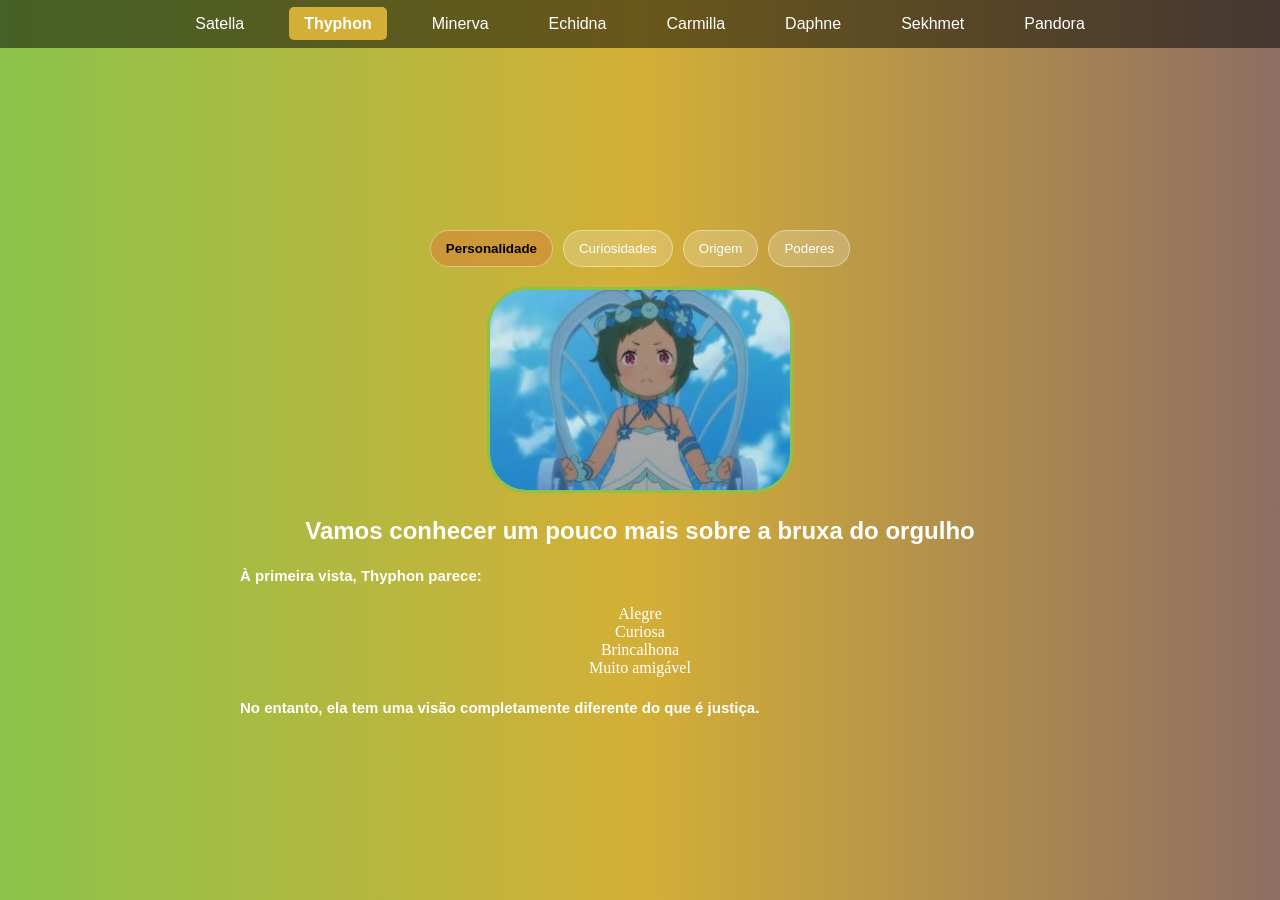
<file: index2.html>
<!DOCTYPE html>
<html lang="en">
<head>
    <meta charset="UTF-8">
    <meta name="viewport" content="width=device-width, initial-scale=1.0">
    <title>Thyphon</title>
    <link rel="stylesheet" href="style/style2.css">
     <link rel="icon" type="image/jpg" href="img/Adobe Express - file.jpg">
</head>
<body>
  <nav class="navbar">
    <ul>
      <li><a href="index.html">Satella</a></li>
      <li><a href="index2.html" class="active">Thyphon</a></li>
      <li><a href="index3.html">Minerva</a></li>
       <li><a href="index4.html">Echidna</a></li>
       <li><a href="index5.html">Carmilla</a></li>
        <li><a href="index6.html">Daphne</a></li>
        <li><a href="index7.html">Sekhmet</a></li>
        <li><a href="index8.html">Pandora</a></li>
    </ul>
  </nav>
  <div class="container">
   

   <div class="tabs" role="tablist">
     <button class="tab-button active" data-tab="Personalidade" type="button">Personalidade</button>
     <button class="tab-button" data-tab="curiosidades" type="button">Curiosidades</button>
     <button class="tab-button" data-tab="origem" type="button">Origem</button>
     <button class="tab-button" data-tab="poderes" type="button">Poderes</button>
   </div>

    <section class="tab-panel active" id="Personalidade">
      <img src="img/TyphonAnime.webp" alt="Thyphon - Bruxa do Orgulho" width="300" height="200">
      <h1>Vamos conhecer um pouco mais sobre a bruxa do orgulho</h1>
      <h4>
À primeira vista, Thyphon parece:
      </h4>
      <p>
        Alegre<br>
        Curiosa<br>
        Brincalhona<br>
        Muito amigável<br>
      </p>
      <h4>
        No entanto, ela tem uma visão completamente diferente do que é justiça.
      </h4>
    </section>

     <section class="tab-panel" id="curiosidades">
<p>
  Apesar de representar o Orgulho, ela não é arrogante como muitas pessoas imaginam.
Ela age como uma criança de verdade, com inocência e curiosidade.
Sua ideia de justiça é extremamente rígida, o que a torna perigosa mesmo sem parecer malvada.
Muitos fãs consideram Thyphon uma das bruxas mais carismáticas justamente pelo contraste entre sua aparência infantil e seu poder aterrorizante.

Esse contraste é uma das marcas de Re:Zero: personagens que parecem gentis ou frágeis podem esconder habilidades e ideias extremamente perigosas.
 Thyphon é um dos melhores exemplos disso.
</p>
     </section>

      <section class="tab-panel" id="origem">
        <p>
          Typhon é a Bruxa do Orgulho. Sua história de origem é profundamente trágica: ela era filha de um carrasco e, 
        ao acompanhar o trabalho do pai desde muito jovem, desenvolveu uma visão distorcida e ingênua sobre o que é certo e errado. 
        </p>
      </section>

      <section class="tab-panel" id="poderes">
        <h2>Autoridade do Orgulho</h2>
        <p>
          Julgamento de Culpa: Em vez de julgar ações passadas, Typhon lê os sentimentos de culpa e as "consciências pesadas" das pessoas ao seu redor.
        </p>

        <p>
          Desmembramento Físico: Se ela determinar que alguém é "culpado"
           — mesmo por algo pequeno —, ela consegue desmembrar ou fatiar o corpo do alvo com um único toque ou comando. 
        </p>
      </section>
  </div>

  <script src="script/script.js"></script>
</body>
</html>
</file>
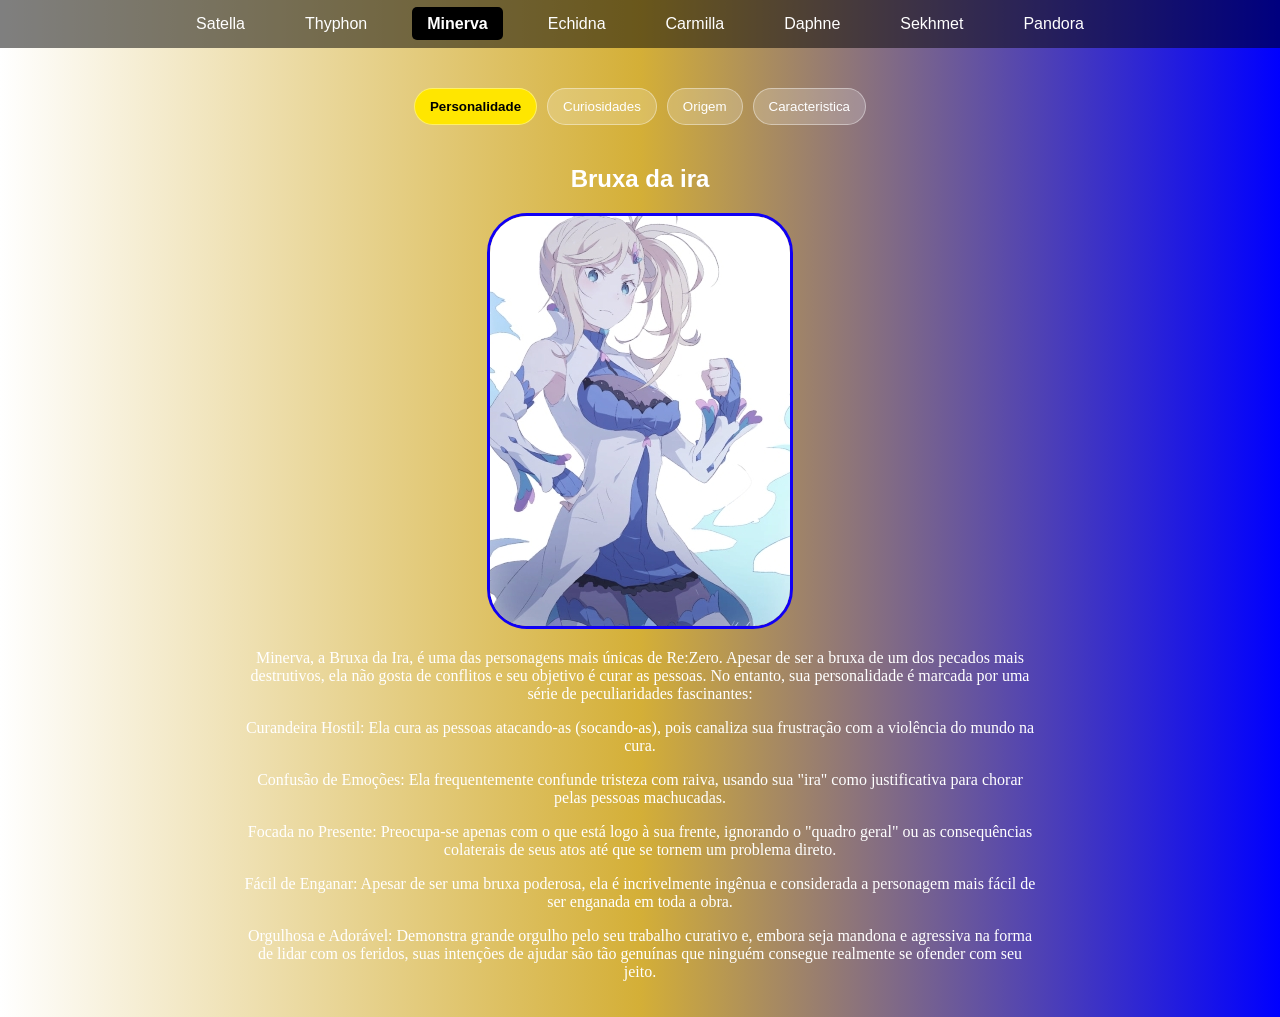
<file: index3.html>
<!DOCTYPE html>
<html lang="en">
<head>
    <meta charset="UTF-8">
    <meta name="viewport" content="width=device-width, initial-scale=1.0">
    <title>Minerva</title>
    <link rel="stylesheet" href="style/style3.css">
     <link rel="icon" type="image/jpg" href="img/minervapng.png">
</head>
<body>
    <nav class="navbar">
    <ul>
      <li><a href="index.html">Satella</a></li>
      <li><a href="index2.html">Thyphon</a></li>
      <li><a href="index3.html" class="active">Minerva</a></li>
       <li><a href="index4.html">Echidna</a></li>
       <li><a href="index5.html">Carmilla</a></li>
        <li><a href="index6.html">Daphne</a></li>
        <li><a href="index7.html">Sekhmet</a></li>
        <li><a href="index8.html">Pandora</a></li>
    </ul>
  </nav> 
  <div class="container">
   

   <div class="tabs" role="tablist">
     <button class="tab-button active" data-tab="Personalidade" type="button">Personalidade</button>
     <button class="tab-button" data-tab="curiosidades" type="button">Curiosidades</button>
     <button class="tab-button" data-tab="origem" type="button">Origem</button>
     <button class="tab-button" data-tab="caracteristica" type="button">Caracteristica</button>
   </div>

   <section class="tab-panel active" id="Personalidade">
    <h2>Bruxa da ira</h2>
    <img src="img/Minerva.jpg" alt="">
    <p>
      Minerva, a Bruxa da Ira, é uma das personagens mais únicas de Re:Zero. Apesar de ser a bruxa de um dos pecados mais destrutivos, ela não gosta de conflitos e seu objetivo é curar as pessoas. No entanto, sua personalidade é marcada por uma série de peculiaridades fascinantes: 
    </p>

    <p>
      Curandeira Hostil: Ela cura as pessoas atacando-as (socando-as), pois canaliza sua frustração com a violência do mundo na cura. 
      </p>
      
       <p>
      Confusão de Emoções: Ela frequentemente confunde tristeza com raiva, usando sua "ira" como justificativa para chorar pelas pessoas machucadas. 
      </p>

      <p>
      Focada no Presente: Preocupa-se apenas com o que está logo à sua frente, ignorando o "quadro geral" ou as consequências colaterais de seus atos até que se tornem um problema direto. 
      </p>
      
      <p>
      Fácil de Enganar: Apesar de ser uma bruxa poderosa, ela é incrivelmente ingênua e considerada a personagem mais fácil de ser enganada em toda a obra. 
      </p>

      <p>
        
      Orgulhosa e Adorável: Demonstra grande orgulho pelo seu trabalho curativo e, embora seja mandona e agressiva na forma de lidar com os feridos, 
      suas intenções de ajudar são tão genuínas que ninguém consegue realmente se ofender com seu jeito. 
    </p>
   </section>

   <section class="tab-panel" id="curiosidades">
    <p>
      A Minerva é uma das personagens mais marcantes de Re:Zero. Ela é a Bruxa da Ira (Wrath), 
      mas sua personalidade é muito diferente do que o título faz parecer. Aqui estão algumas curiosidades:
    </p>

    <p>
       1. Ela odeia ver qualquer pessoa machucada
      Mesmo pequenos ferimentos deixam Minerva extremamente irritada. Sua "ira" nasce da tristeza de ver alguém sofrendo, não do desejo de machucar os outros.
    </p>

    <p>
      2. Seu poder principal é curar
      Ao dar um soco em alguém, Minerva pode curar instantaneamente todos os ferimentos dessa pessoa. É uma habilidade única entre as Bruxas do Pecado.
    </p>

    <p>
      3. Curar tem consequências
      Seu poder não cria energia do nada. Para restaurar alguém, ele consome mana do mundo ao redor, 
      o que pode causar desastres naturais em outros lugares, como terremotos ou tempestades. Assim, salvar uma pessoa pode colocar muitas outras em risco.
    </p>

    <p>
       4. Ela se irrita muito fácil
      Minerva grita, reclama e discute por qualquer motivo, principalmente quando alguém se machuca de propósito ou aceita o próprio sofrimento.
    </p>

    <p>
       5. Ela gosta do Subaru
      Apesar de brigar bastante com o Natsuki Subaru, Minerva demonstra preocupação genuína com ele e tenta ajudá-lo quando percebe o quanto ele sofre.
    </p>

    <p>
      6. Ela é muito forte fisicamente
      Mesmo sem usar armas, Minerva possui força absurda. Seus socos podem destruir o chão e causar ondas de impacto enormes.
    </p>

    <p>
      7. Ela tem um grande coração

      Embora pareça agressiva, Minerva 
      é provavelmente uma das Bruxas mais bondosas. 
      Ela não suporta injustiça e sempre tenta salvar quem está sofrendo, mesmo que isso tenha um preço.
    </p>

    <p>
      8. Vive brigando com Echidna
      Ela frequentemente entra em discussões com a Echidna porque considera frias e cruéis muitas das decisões da Bruxa da Ganância.
    </p>
   </section>

   <section class="tab-panel" id="origem">
    <p>
      Minerva viveu cerca de 400 anos antes da história principal, na mesma época das outras Bruxas do Pecado.
    </p>
     Antes de se tornar a Bruxa da Ira, ela era uma humana comum.
    <p>
       Em algum momento, ela recebeu o Fator da Bruxa da Ira, tornando-se a representante desse pecado.
    </p>
      
    <p>
      Sua personalidade já era extremamente compassiva: ela odiava ver pessoas sofrendo e fazia de tudo para ajudá-las.
    </p>
   </section>
   
   <section class="tab-panel" id="caracteristica">
    <p>
      Minerva acredita que ninguém deveria sofrer. Sempre que vê alguém ferido ou chorando, 
      ela fica profundamente irritada e faz de tudo para ajudá-lo. Sua ira nasce da compaixão, não do ódio.
    </p>
   </section>
  </div>

  <script src="script/script.js"></script>
</body>
</html>
</file>
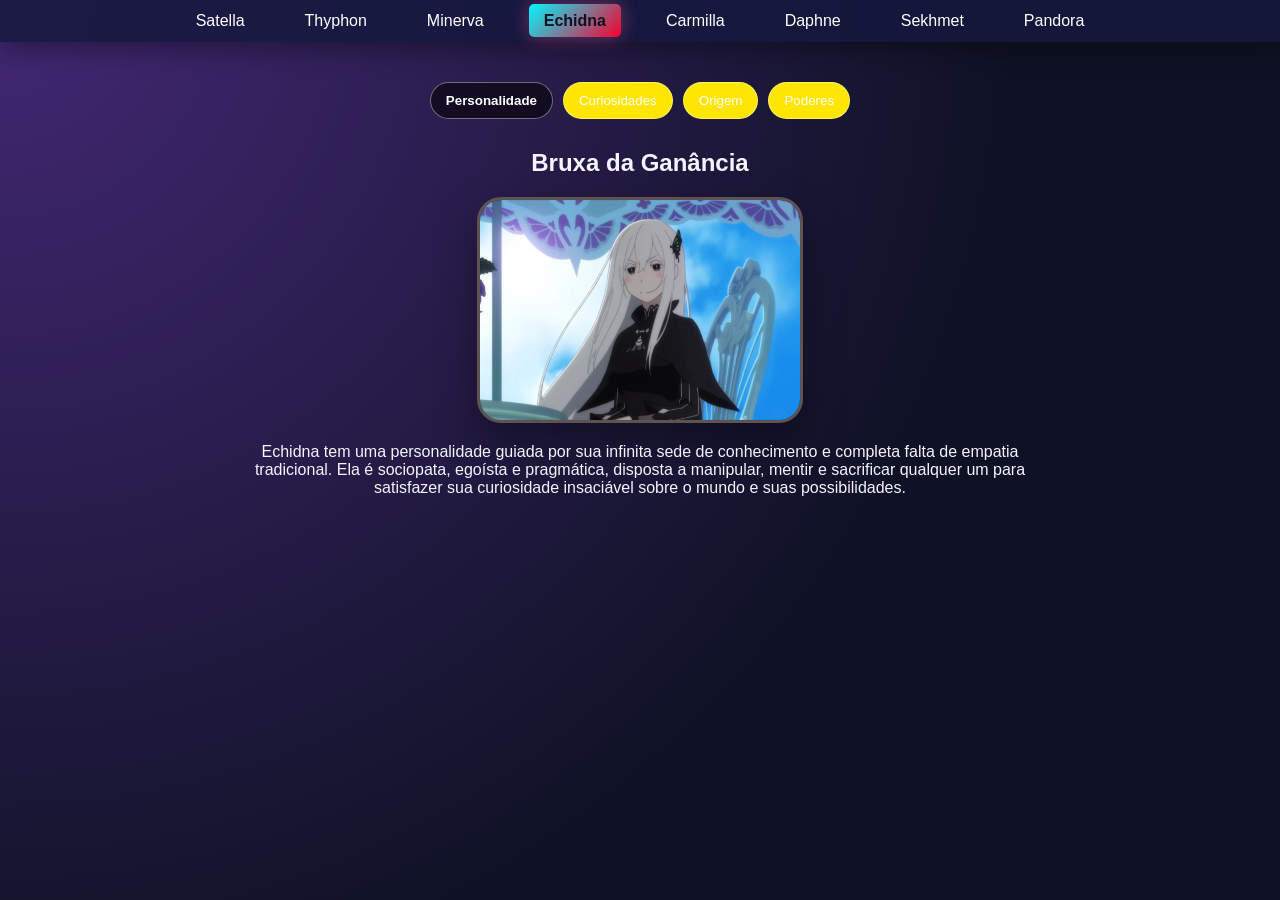
<file: index4.html>
<!DOCTYPE html>
<html lang="en">
<head>
    <meta charset="UTF-8">
    <meta name="viewport" content="width=device-width, initial-scale=1.0">
    <link rel="stylesheet" href="style/style4.css">
     <link rel="icon" type="image/jpg" href="img/Echidna_Anime_PV_2.png">
    <title>Echidna</title>
</head>
<body>
    <nav class="navbar">
    <ul>
      <li><a href="index.html">Satella</a></li>
      <li><a href="index2.html">Thyphon</a></li>
      <li><a href="index3.html">Minerva</a></li>
      <li><a href="index4.html" class="active">Echidna</a></li>
      <li><a href="index5.html">Carmilla</a></li>
       <li><a href="index6.html">Daphne</a></li>
       <li><a href="index7.html">Sekhmet</a></li>
       <li><a href="index8.html">Pandora</a></li>
    </ul>
  </nav>
 </div>
  <div class="container">

   <div class="tabs" role="tablist">
     <button class="tab-button active" data-tab="Personalidade" type="button">Personalidade</button>
     <button class="tab-button" data-tab="curiosidades" type="button">Curiosidades</button>
     <button class="tab-button" data-tab="origem" type="button">Origem</button>
     <button class="tab-button" data-tab="poderes" type="button">Poderes</button>

     <section class="tab-panel active" id="Personalidade">
    <h2>Bruxa da Ganância</h2>
    <img src="img/Echidna_Anime_PV_2.webp" alt="">
    <p>
        Echidna tem uma personalidade guiada por sua infinita sede de conhecimento e completa falta de empatia tradicional. Ela é sociopata,
         egoísta e pragmática, disposta a manipular, mentir e sacrificar qualquer um para satisfazer sua curiosidade insaciável sobre o mundo e suas possibilidades. 
    </p>
</section>

<section class="tab-panel" id="curiosidades">
  <p>
    Ela é movida por uma curiosidade insaciável e inteligência vasta. Entre suas principais peculiaridades, destaca-se seu famoso "chá",
     conhecido por ser feito a partir de seus próprios fluidos corporais.
     Além disso, seu aniversário é celebrado em 24 de janeiro, uma data que funciona como um trocadilho com a palavra japonesa para "antiguidade
  </p>

  <p>
    Fator de Bruxa único:
     Echidna é a única Bruxa dos Pecados que nasceu com o seu Fator Bruxo. 
  </p>

  <p>
    Intenções ocultas:
     Apesar de parecer doce e disposta a ajudar, suas emoções são puramente calculadas. 
    Ela não entende ou sente empatia humana e vê o poder de retorno do Subaru apenas como uma ferramenta para acumular conhecimento. 
  </p>

  <p>
    A criadora de Puck: Echidna é a grande criadora do espírito artificial Puck, com regras específicas projetadas para monitorar a evolução e o bem-estar de Emilia. 
  </p>

  <p>
    Origem do Nome:
     Como a maioria das bruxas da obra, seu nome é uma referência mitológica. Na mitologia grega, Echidna era um monstro metade mulher e metade serpente. 
  </p>
</section>

<section class="tab-panel" id="origem">
    <p>
        Nascida muito antes dos eventos principais da série, Echidna foi uma das sete lendárias Bruxas do Pecado. 
        Movida pelo desejo de entender e catalogar tudo o que existe, ela desenvolveu um intelecto genial e uma visão pragmática sobre o mundo. No passado, ela via o mundo como algo frágil que precisava de proteção e acreditava que guiá-lo seria seu dever, 
        embora tenha falhado em suas tentativas e passado a focar estritamente na busca por conhecimento absoluto. 
    </p>
</section>
  
<section class="tab-panel" id="poderes">
    <p>
        Domínio absoluto dos seis elementos mágicos, uso da Autoridade da Avareza, 
        criação de artefacts e espíritos (como Puck), além de manipulação de sonhos e teletransporte
    </p>
</section>
  </div>
    <script src="script/script.js"></script>
</body>
</html>
</file>
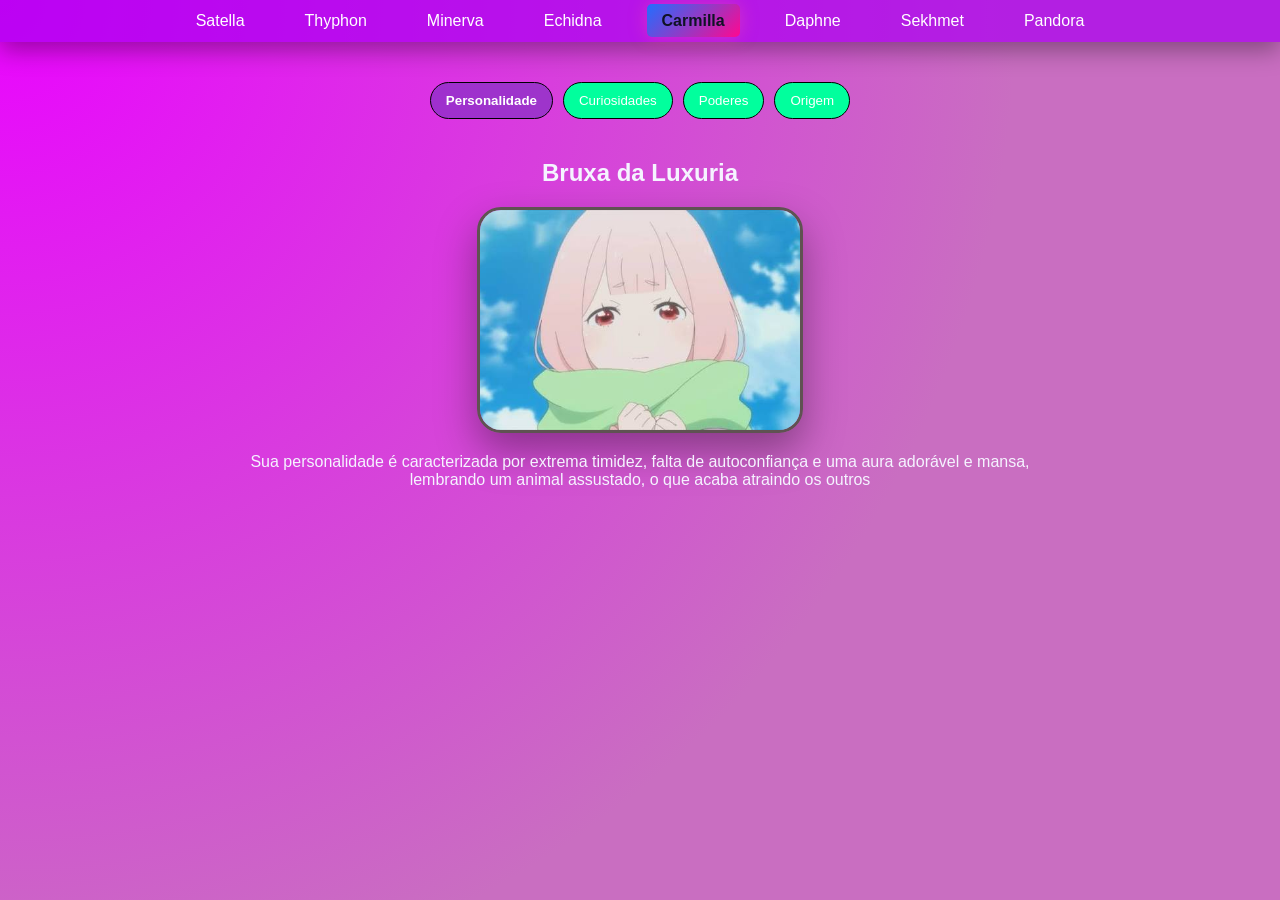
<file: index5.html>
<!DOCTYPE html>
<html lang="en">
<head>
    <meta charset="UTF-8">
    <meta name="viewport" content="width=device-width, initial-scale=1.0">
    <title>Carmilla</title>
    <link rel="stylesheet" href="style/style5.css">
    <link rel="icon" type="image/jpg" href="img/carmilla.jpg">
</head>
<body>
    <nav class="navbar">
    <ul>
      <li><a href="index.html" >Satella</a></li>
      <li><a href="index2.html">Thyphon</a></li>
      <li><a href="index3.html">Minerva</a></li>
      <li><a href="index4.html">Echidna</a></li>
      <li><a href="index5.html" class="active">Carmilla</a></li>
       <li><a href="index6.html">Daphne</a></li>
       <li><a href="index7.html">Sekhmet</a></li>
       <li><a href="index8.html">Pandora</a></li>
    </ul>
  </nav>
  <div class="container">
   
    <div class="tabs" role="tablist">
      <button class="tab-button active" data-tab="personalidade" type="button">Personalidade</button>
      <button class="tab-button" data-tab="curiosidades" type="button">Curiosidades</button>
      <button class="tab-button" data-tab="poderes" type="button">Poderes</button>
      <button class="tab-button" data-tab="origem" type="button">Origem</button>
    </div>

    <section class="tab-panel active" id="personalidade">
        <h2>Bruxa da Luxuria</h2>
        <img src="img/carmilla.jpg" alt="">
        <p>
          Sua personalidade é caracterizada por extrema timidez, falta de autoconfiança e uma aura adorável e mansa, lembrando um animal assustado, o que acaba atraindo os outros
        </p>
    </section>

    <section class="tab-panel" id="curiosidades">
      <p>
        Ela é caracterizada por sua extrema timidez, baixa autoestima e aparência frágil. No entanto, 
        sua Autoridade é considerada uma das mais perigosas do universo, capaz de materializar ilusões, personificar entes queridos e parar o coração de quem a vê.
      </p>
    </section>

    <section class="tab-panel" id="origem">
      <p>
        Carmilla é a Bruxa da Luxúria. Em sua vida há 400 anos, ela era uma garota comum que cativava profundamente todos ao seu redor. 
        Seu poder involuntário de encantar causou guerras e destruição, o que levou a sua morte ao ser queimada na fogueira.
      </p>
    </section>

    <section class="tab-panel" id="poderes">
      <p>
        Autoridade da Luxúria. Seu poder mais marcante, chamado "Noiva Sem Rosto", 
        permite manipular a mente de seus alvos. Ela cativa as pessoas e as faz vê-la e ouvi-la exatamente como desejam, podendo até mesmo fazê-las esquecer de respirar.
      </p>
    </section>
  </div>
    <script src="script/script.js"></script>
</body>
</html>
</file>
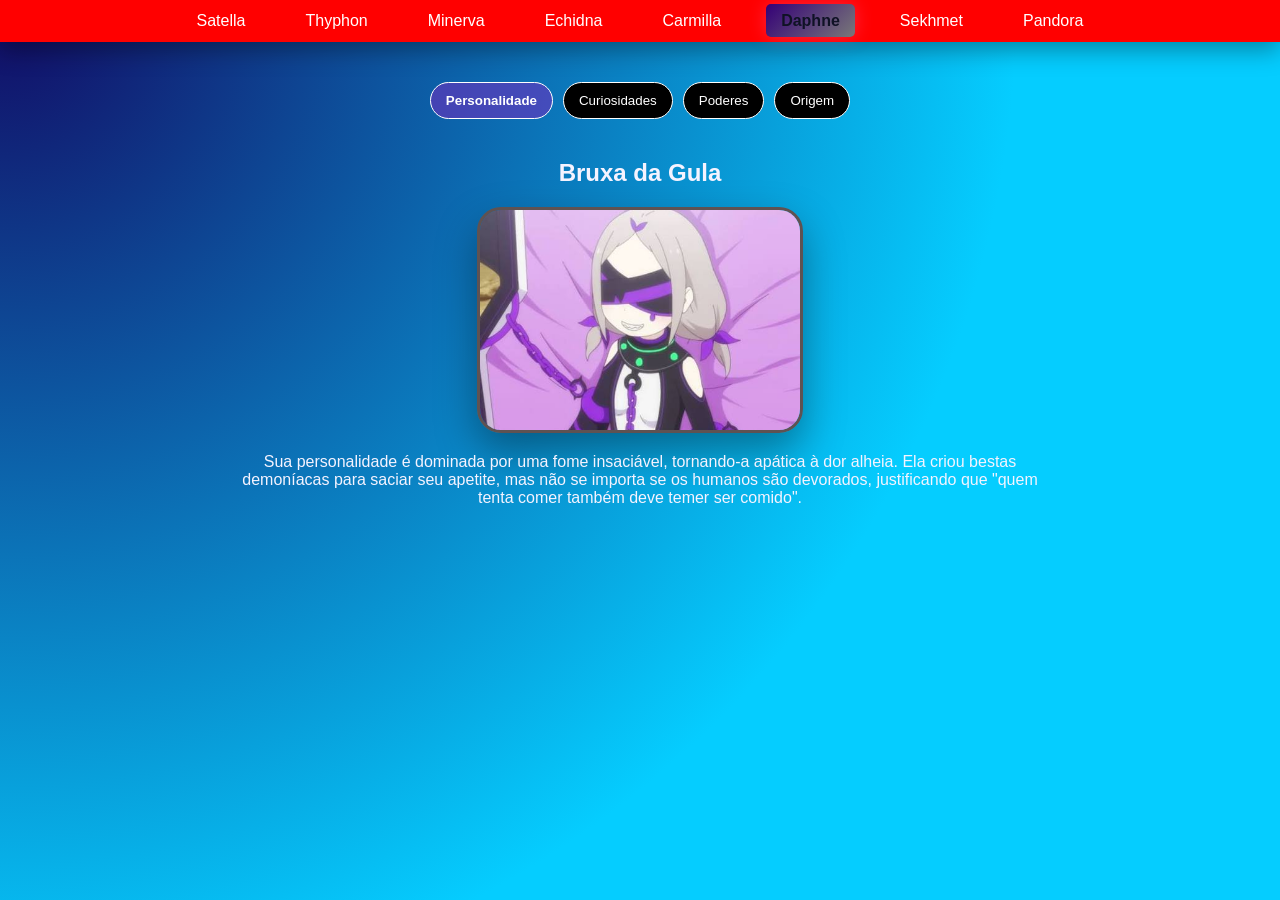
<file: index6.html>
<!DOCTYPE html>
<html lang="en">
<head>
    <meta charset="UTF-8">
    <meta name="viewport" content="width=device-width, initial-scale=1.0">
    <link rel="stylesheet" href="style/style6.css">
    <link rel="icon" type="image/jpg" href="img/Daphne.jpg">
    <title>Daphne</title>
</head>
<body>
  <nav class="navbar">
    <ul>
      <li><a href="index.html">Satella</a></li>
      <li><a href="index2.html">Thyphon</a></li>
      <li><a href="index3.html">Minerva</a></li>
      <li><a href="index4.html">Echidna</a></li>
      <li><a href="index5.html">Carmilla</a></li>
      <li><a href="index6.html" class="active">Daphne</a></li>
      <li><a href="index7.html">Sekhmet</a></li>
      <li><a href="index8.html">Pandora</a></li>
    </ul>
  </nav>

  <div class="container">
    <div class="tabs" role="tablist">
      <button class="tab-button active" data-tab="personalidade" type="button">Personalidade</button>
      <button class="tab-button" data-tab="curiosidades" type="button">Curiosidades</button>
      <button class="tab-button" data-tab="poderes" type="button">Poderes</button>
      <button class="tab-button" data-tab="origem" type="button">Origem</button>
    </div>

    <section class="tab-panel active" id="personalidade">
      <h2>Bruxa da Gula</h2>
      <img src="img/Daphne.jpg" alt="">
      <p>
         Sua personalidade é dominada por uma fome insaciável, tornando-a apática à dor alheia. 
         Ela criou bestas demoníacas para saciar seu apetite, mas não se importa se os humanos são devorados, 
         justificando que "quem tenta comer também deve temer ser comido".
      </p>
    </section>

    <section class="tab-panel" id="curiosidades">
      <p>
        Criou as Bestas Demoníacas (como a Baleia Branca) para acabar com a fome mundial. A personagem é retratada como uma jovem com tranças e um caixão, e seus olhos 
        são cobertos por uma venda. Suas bizarrices incluem uma fome insaciável que a leva a comer os próprios pais e o hábito de vomitar e comer seu próprio vômito.
      </p>
    </section>

    <section class="tab-panel" id="poderes">
      <p>
        possui a Autoridade da Gula, que lhe permite criar Bestas Demoníacas como a Baleia Branca e o Coelho Volumoso.
         Seu objetivo era saciar sua fome insaciável, o que a torna capaz de manipular a saciedade, a vida e a morte de suas monstruosas criações
      </p>
    </section>

    <section class="tab-panel" id="origem">
      <p>
       Daphne nasceu como uma criança com uma fome insaciável, levando-a a comer seus próprios pais devido ao desespero. Devido ao seu pecado, 
       seu corpo esquelético e amaldiçoado foi selado e mantido vivo pelo resto de sua vida através do uso de um caixão de ferro flutuante. 
      </p>
    </section>
  </div>

  <script src="script/script.js"></script>
</body>
</html>
</file>
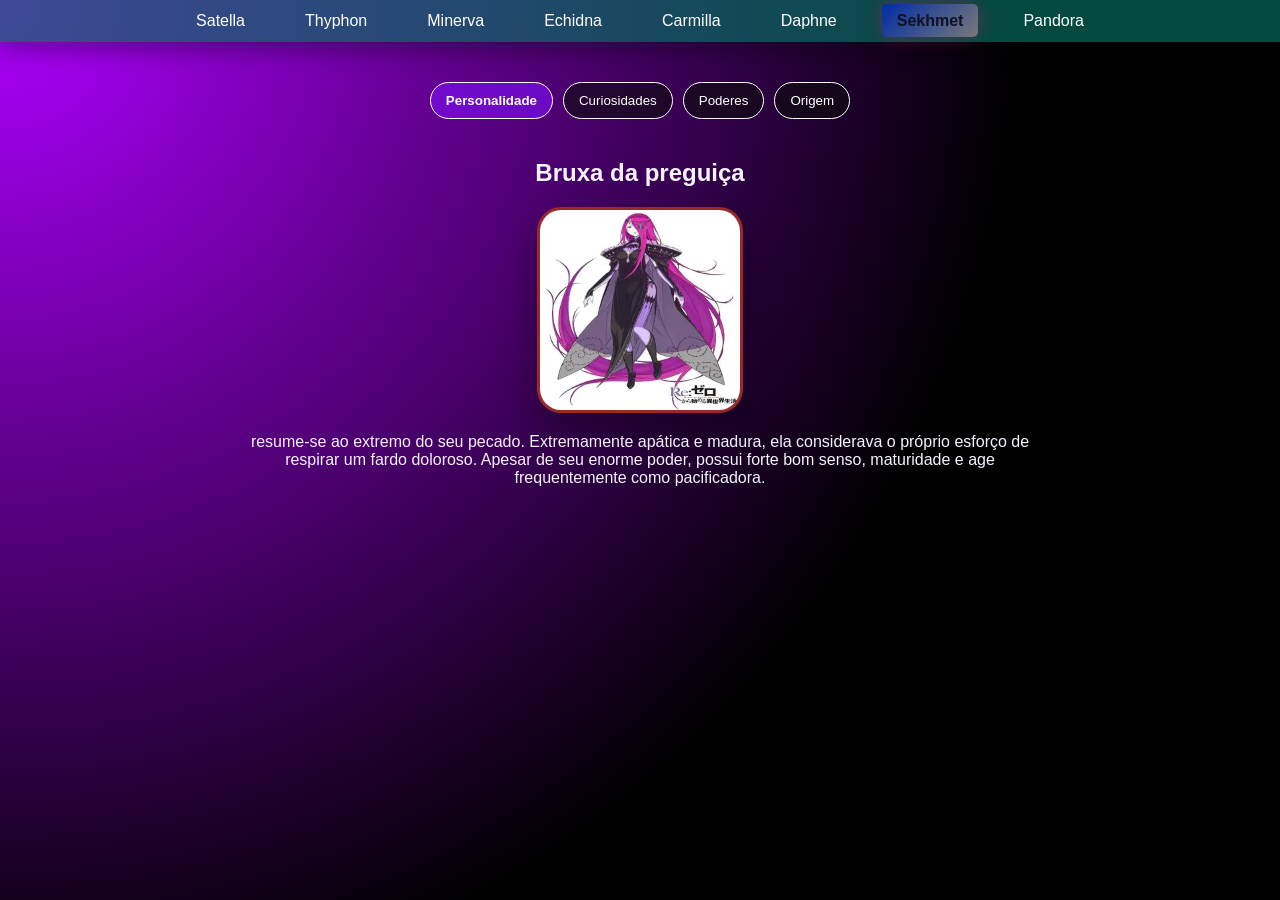
<file: index7.html>
<!DOCTYPE html>
<html lang="en">
<head>
    <meta charset="UTF-8">
    <meta name="viewport" content="width=device-width, initial-scale=1.0">
    <link rel="stylesheet" href="style/style7.css">
    <link rel="icon" type="image/jpg" href="img/Sekhmet.webp">
    <title>Sekhmet</title>
</head>
<body>
  <nav class="navbar">
    <ul>
      <li><a href="index.html">Satella</a></li>
      <li><a href="index2.html">Thyphon</a></li>
      <li><a href="index3.html">Minerva</a></li>
      <li><a href="index4.html">Echidna</a></li>
      <li><a href="index5.html">Carmilla</a></li>
      <li><a href="index6.html" >Daphne</a></li>
      <li><a href="index7.html" class="active">Sekhmet</a></li>
       <li><a href="index8.html">Pandora</a></li>
    </ul>
  </nav>
    </ul>
  </nav>

  <div class="container">
    <div class="tabs" role="tablist">
      <button class="tab-button active" data-tab="personalidade" type="button">Personalidade</button>
      <button class="tab-button" data-tab="curiosidades" type="button">Curiosidades</button>
      <button class="tab-button" data-tab="poderes" type="button">Poderes</button>
      <button class="tab-button" data-tab="origem" type="button">Origem</button>
    </div>

    <section class="tab-panel active" id="personalidade">
        <h2>Bruxa da preguiça</h2>
        <img src="img/Sekhmet.webp" alt="">
        <p>
          resume-se ao extremo do seu pecado. Extremamente apática e madura, ela considerava o próprio esforço de respirar um fardo doloroso.
           Apesar de seu enorme poder, possui forte bom senso, maturidade e age frequentemente como pacificadora.
        </p>
    </section>

    <section class="tab-panel" id="curiosidades">
      <p>
Higiene Extrema (ou a falta dela): 
A preguiça de Sekhmet é tanta que ela não toma banho, a menos que seja forçada por sua "irmã" Tifão. 
      </p>
<p>Uso da Autoridade:
 Ela utiliza a sua Autoridade da Preguiça para remover suas próprias fezes instantaneamente, evitando qualquer esforço corporal. 
</p>
<p>
  Aparência Doentia:
 Ela tem cabelos roxos avermelhados absurdamente longos, pele e lábios de um tom branco azulado e emana uma aura apática e sem vida. </p>
      </p>
    </section>

    <section class="tab-panel" id="poderes">
      <p>
         possui a Autoridade da Preguiça, que manifesta milhares de mãos e forças
          invisíveis muito mais poderosas e rápidas do que as de Petelgeuse. 
      </p>
    </section>

    <section class="tab-panel" id="origem">
      <p>
        Nascida em um clã que a via como uma "deusa" reencarnada, foi abandonada por não atender às expectativas. Capturada e levada à cidade, ela despertou suas emoções e, sem entender conceitos
         como gratidão, matou seus captores e exterminou seu próprio clã. 
      </p>
    </section>
  </div>
  <script src="script/script.js"></script>
</body>
</html>
</file>
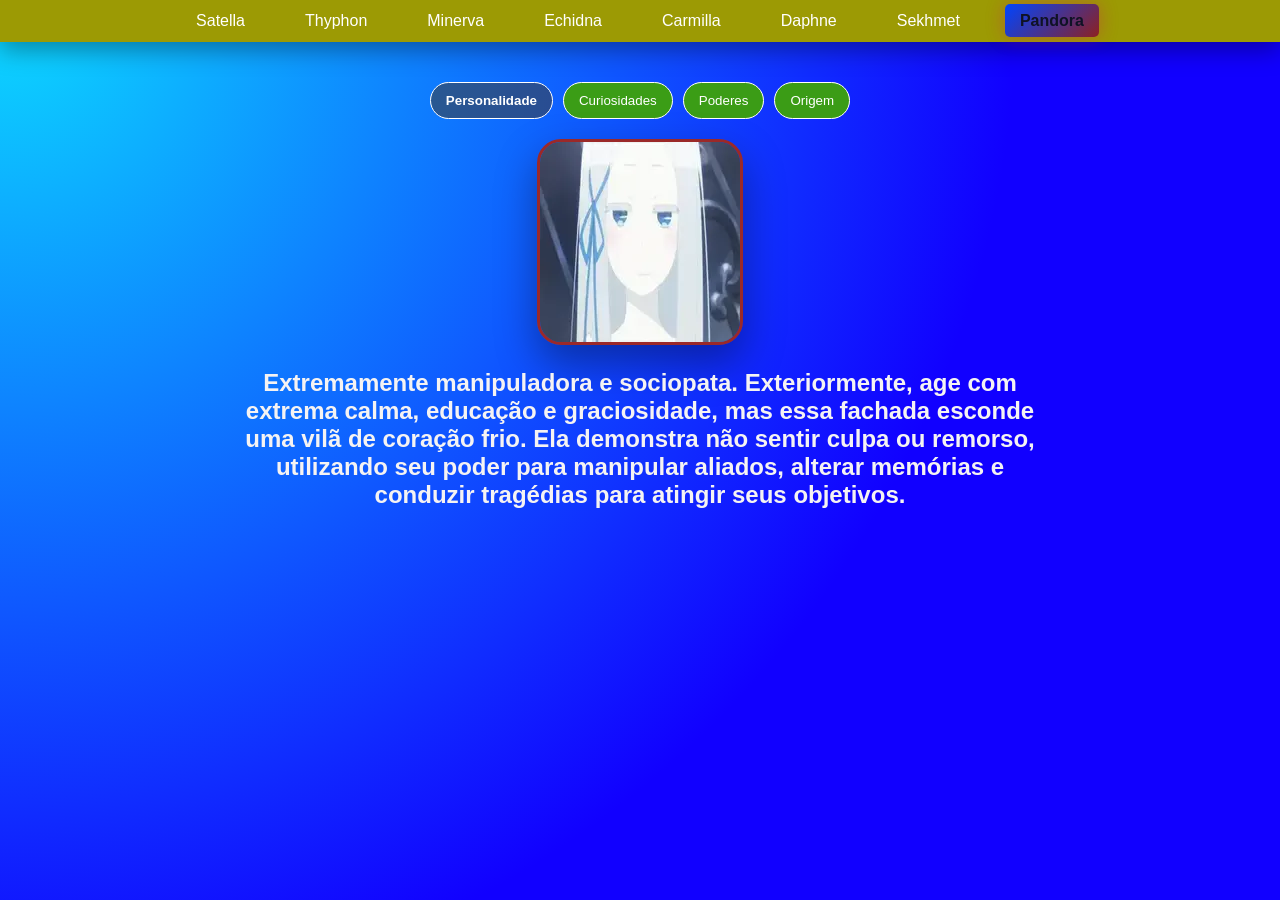
<file: index8.html>
<!DOCTYPE html>
<html lang="br">
<head>
    <meta charset="UTF-8">
    <meta name="viewport" content="width=device-width, initial-scale=1.0">
    <link rel="icon" type="image/jpg" href="img/Pandora.webp">
    <link rel="stylesheet" href="style/style8.css">
    <title>Pandora</title>
</head>
<body>
  <nav class="navbar">
    <ul>
      <li><a href="index.html">Satella</a></li>
      <li><a href="index2.html">Thyphon</a></li>
      <li><a href="index3.html">Minerva</a></li>
      <li><a href="index4.html">Echidna</a></li>
      <li><a href="index5.html">Carmilla</a></li>
      <li><a href="index6.html" >Daphne</a></li>
      <li><a href="index7.html">Sekhmet</a></li>
      <li><a href="index8.html" class="active">Pandora</a></li>
    </ul>
  </nav>

  <div class="container">
    <div class="tabs" role="tablist">
      <button class="tab-button active" data-tab="personalidade" type="button">Personalidade</button>
      <button class="tab-button" data-tab="curiosidades" type="button">Curiosidades</button>
      <button class="tab-button" data-tab="poderes" type="button">Poderes</button>
      <button class="tab-button" data-tab="origem" type="button">Origem</button>
    </div>

    <section class="tab-panel active" id="personalidade">
      <img src="img/Pandora.webp" alt="">
       <h2>
       Extremamente manipuladora e sociopata. Exteriormente, age com extrema calma, educação e graciosidade, mas essa fachada esconde uma vilã de coração frio. 
       Ela demonstra não sentir culpa ou remorso, utilizando seu poder para manipular aliados, alterar memórias e conduzir tragédias para atingir seus objetivos.
      </h2>
    </section>

    <section class="tab-panel" id="curiosidades">
      <p>
        Autoridade da Vaidade: 
        Seu poder é manipular as leis da realidade. Ela pode reescrever fenômenos, negar a própria morte, teletransportar pessoas e alterar memórias. 
      </p>

      <p>
      Aparente Imortalidade: 
      Ao contrário das outras bruxas, ela sobreviveu à época da Bruxa da Inveja e continua ativa no mundo moderno. 
      </p>

      <p>
        O Mito: 
        Assim como as demais bruxas, seu nome deriva de um ser mitológico e de um asteroide. 
        A lenda grega da Caixa de Pandora está ligada à liberação de males no mundo. 
      </p>

      <P>
        Aparência:
         Ela tem 1,55m de altura, cabelos platinados transparentes e emana uma aura de beleza e encanto que,
          segundo a lore da série, é tão intensa que poderia "matar" ou enlouquecer quem a visse
      </P>
    </section>

    <section class="tab-panel" id="poderes">
      <p>
        Reescrita de Fenômenos:
         Ela pode distorcer a realidade para que qualquer ação tomada contra ela seja invalidada. 
         Se for morta, o mundo é alterado retroativamente para que sua morte nunca tenha acontecido.
      </p>

      <p>
        Manipulação de Memória: 
        Ao tocar ou focar no alvo, ela consegue apagar memórias específicas e implantar lembranças falsas nas mentes das vítimas. 
      </p>

      <p>
        Controle Ambiental e de Criaturas: 
        Embora não controle diretamente a temida Serpente Negra, ela possui o poder de guiá-la para onde quiser. 
      </p>

      <p>
        Ressurreição Limitada: Ela consegue reviver pessoas, embora geralmente utilizem apenas uma pequena porcentagem do seu poder original 
      </p>
    </section>

    <section class="tab-panel" id="origem">
      <p>
        Suas origens exatas, família e passado humano são um mistério. 
        Acredita-se que ela tenha absorvido o Fator da Bruxa da Vaidade no passado, tornando-se uma entidade virtualmente imortal e com poderes de manipulação da realidade
      </p>
    </section>
  </div>
  <script src="script/script.js"></script>
</body>
</html>
</file>
<file: style/style2.css>
body {
    margin: 0;
    min-height: 100vh;
    display: flex;
    flex-direction: column;
    background: linear-gradient(to right, #8BC34A, #D4AF37, #8D6E63);
    color: white;
    padding: 0;
}

.navbar {
    background: rgba(0, 0, 0, 0.5);
    padding: 15px 0;
    position: sticky;
    top: 0;
    z-index: 100;
}

.navbar ul {
    list-style: none;
    margin: 0;
    padding: 0;
    display: flex;
    justify-content: center;
    gap: 30px;
    flex-wrap: wrap;
}

.navbar a {
    color: white;
    text-decoration: none;
    font-family: poppins, sans-serif;
    font-size: 16px;
    padding: 8px 15px;
    border-radius: 5px;
    transition: 0.3s;
}

.navbar a:hover {
    background: #8BC34A;
    transform: scale(1.05);
}

.navbar a.active {
    background:  #D4AF37;
    font-weight: 600;
}

.container {
    width: 90%;
    max-width: 800px;
    display: flex;
    flex-direction: column;
    align-items: center;
    text-align: center;
    margin: 0 auto;
    padding: 20px 0;
    justify-content: center;
    flex: 1;
}

h1, h2, h4 {
    font-family: poppins, sans-serif;
}

h4 {
    font-size: 15px;
    line-height: 1.4;
    text-align: justify;
}

img {
    width: 300px;
    height: 200px;
    border: 3px solid #8BC34A;
    border-radius: 40px;
    object-fit: cover;
}

.tabs {
    display: flex;
    flex-wrap: wrap;
    justify-content: center;
    gap: 10px;
    margin: 20px 0;
}

.tab-button {
    background: rgba(255, 255, 255, 0.2);
    color: white;
    border: 1px solid rgba(255, 255, 255, 0.4);
    border-radius: 20px;
    padding: 10px 15px;
    cursor: pointer;
    font-family: poppins, sans-serif;
}

.tab-button.active {
    background: #d483378f;
    color: black;
    font-weight: 600;
}

.tab-panel {
    display: none;
    width: 100%;
}

.tab-panel.active {
    display: block;
}

.justificativa{
    color: black;
}
</file>
<file: style/style3.css>
body {
    margin: 0;
    min-height: 100vh;
    display: flex;
    flex-direction: column;
    background: linear-gradient(to right,white, #D4AF37, blue);
    color: white;
    padding: 0;
}

.navbar {
    background: rgba(0, 0, 0, 0.5);
    padding: 15px 0;
    position: sticky;
    top: 0;
    z-index: 100;
}

.navbar ul {
    list-style: none;
    margin: 0;
    padding: 0;
    display: flex;
    justify-content: center;
    gap: 30px;
    flex-wrap: wrap;
}

.navbar a {
    color: white;
    text-decoration: none;
    font-family: poppins, sans-serif;
    font-size: 16px;
    padding: 8px 15px;
    border-radius: 5px;
    transition: 0.3s;
}

.navbar a:hover {
    background: blue;
    transform: scale(1.05);
}

.navbar a.active {
    background:  rgb(0, 0, 0);
    font-weight: 600;
}

.container {
    width: 90%;
    max-width: 800px;
    display: flex;
    flex-direction: column;
    align-items: center;
    text-align: center;
    margin: 0 auto;
    padding: 20px 0;
    justify-content: center;
    flex: 1;
}

h1, h2, h4 {
    font-family: poppins, sans-serif;
}

h4 {
    font-size: 15px;
    line-height: 1.4;
    text-align: justify;
}

img {
    width: 300px;
    height: 410px;
    border: 3px solid #1000f5;
    border-radius: 40px;
    object-fit: cover;
}

.tabs {
    display: flex;
    flex-wrap: wrap;
    justify-content: center;
    gap: 10px;
    margin: 20px 0;
}

.tab-button {
    background: rgba(255, 255, 255, 0.2);
    color: white;
    border: 1px solid rgba(255, 255, 255, 0.4);
    border-radius: 20px;
    padding: 10px 15px;
    cursor: pointer;
    font-family: poppins, sans-serif;
}

.tab-button.active {
    background: #ffe600;
    color: black;
    font-weight: 600;
}

.tab-panel {
    display: none;
    width: 100%;
}

.tab-panel.active {
    display: block;
}

.justificativa {
    color: black !important;
    display: block;
    margin-top: 20px;
    font-size: 16px;
}
</file>
<file: style/style4.css>
body {
    margin: 0;
    min-height: 100vh;
    background: radial-gradient(circle at top left, #432874, #0f1225 65%);
    color: #f5f3ff;
    font-family: poppins, sans-serif;
}

.navbar {
    background: rgba(20, 24, 62, 0.85);
    padding: 12px 0;
    box-shadow: 0 8px 24px rgba(0, 0, 0, 0.35);
}

.navbar ul {
    list-style: none;
    margin: 0;
    padding: 0;
    display: flex;
    justify-content: center;
    gap: 30px;
    flex-wrap: wrap;
}

.navbar a {
    color: white;
    text-decoration: none;
    font-family: poppins, sans-serif;
    font-size: 16px;
    padding: 8px 15px;
    border-radius: 5px;
    transition: 0.3s;
}

.navbar a:hover {
    background: rgb(255, 215, 95);
    transform: scale(1.05);
    color: #fffbf0;
}

.navbar a.active {
    background: linear-gradient(135deg, #00f7ff, #f8002d);
    color: #0f1225;
    font-weight: 700;
    box-shadow: 0 0 18px rgba(255, 90, 149, 0.4);
}

.container {
    width: 90%;
    max-width: 800px;
    display: flex;
    flex-direction: column;
    align-items: center;
    text-align: center;
    margin: 0 auto;
    padding: 20px 0;
    justify-content: center;
    flex: 1;
}

h1, h2, h4 {
    font-family: poppins, sans-serif;
}

h4 {
    font-size: 15px;
    line-height: 1.4;
    text-align: justify;
}

img {
    width: 320px;
    height: 220px;
    border: 3px solid rgb(95, 82, 82);
    border-radius: 24px;
    box-shadow: 0 18px 40px rgba(0, 0, 0, 0.35);
    object-fit: cover;
}

.tabs {
    display: flex;
    flex-wrap: wrap;
    justify-content: center;
    gap: 10px;
    margin: 20px 0;
}

.tab-button {
    background: rgb(255, 230, 0);
    color: white;
    border: 1px solid rgba(255, 255, 255, 0.4);
    border-radius: 20px;
    padding: 10px 15px;
    cursor: pointer;
    font-family: poppins, sans-serif;
}

.tab-button.active {
    background: #0000008f;
    color: rgb(255, 255, 255);
    font-weight: 600;
}

.tab-panel {
    display: none;
    width: 100%;
}

.tab-panel.active {
    display: block;
}
</file>
<file: style/style5.css>
body {
    margin: 0;
    min-height: 100vh;
    background: radial-gradient(circle at top left, #ea04ff, #c96ec1 65%);
    color: #f5f3ff;
    font-family: poppins, sans-serif;
}

.navbar {
    background: rgba(172, 0, 240, 0.712);
    padding: 12px 0;
    box-shadow: 0 8px 24px rgba(0, 0, 0, 0.35);
}

.navbar ul {
    list-style: none;
    margin: 0;
    padding: 0;
    display: flex;
    justify-content: center;
    gap: 30px;
    flex-wrap: wrap;
}

.navbar a {
    color: white;
    text-decoration: none;
    font-family: poppins, sans-serif;
    font-size: 16px;
    padding: 8px 15px;
    border-radius: 5px;
    transition: 0.3s;
}

.navbar a:hover {
    background: #fd4e5c;
    transform: scale(1.05);
    color: #fffbf0;
}

.navbar a.active {
    background: linear-gradient(135deg, #216eff, #ff0890);
    color: #0f1225;
    font-weight: 700;
    box-shadow: 0 0 18px rgba(255, 90, 149, 0.4);
}

.container {
    width: 90%;
    max-width: 800px;
    display: flex;
    flex-direction: column;
    align-items: center;
    text-align: center;
    margin: 0 auto;
    padding: 20px 0;
    justify-content: center;
    flex: 1;
}

h1, h2, h4 {
    font-family: poppins, sans-serif;
}

h4 {
    font-size: 15px;
    line-height: 1.4;
    text-align: justify;
}

img {
    width: 320px;
    height: 220px;
    border: 3px solid rgb(95, 82, 82);
    border-radius: 24px;
    box-shadow: 0 18px 40px rgba(0, 0, 0, 0.35);
    object-fit: cover;
}

.tabs {
    display: flex;
    flex-wrap: wrap;
    justify-content: center;
    gap: 10px;
    margin: 20px 0;
}

.tab-button {
    background: rgb(1, 255, 157);
    color: white;
    border: 1px solid rgb(0, 0, 0);
    border-radius: 20px;
    padding: 10px 15px;
    cursor: pointer;
    font-family: poppins, sans-serif;
}

.tab-button.active {
    background: #712ebd8f;
    color: rgb(255, 255, 255);
    font-weight: 600;
}

.tab-panel {
    display: none;
    width: 100%;
}

.tab-panel.active {
    display: block;
}
</file>
<file: style/style6.css>
body {
    margin: 0;
    min-height: 100vh;
    background: radial-gradient(circle at top left, #120963, #05cdff 65%);
    color: #f5f3ff;
    font-family: poppins, sans-serif;
}

.navbar {
    background: rgb(255, 0, 0);
    padding: 12px 0;
    box-shadow: 0 8px 24px rgba(0, 0, 0, 0.35);
}

.navbar ul {
    list-style: none;
    margin: 0;
    padding: 0;
    display: flex;
    justify-content: center;
    gap: 30px;
    flex-wrap: wrap;
}

.navbar a {
    color: white;
    text-decoration: none;
    font-family: poppins, sans-serif;
    font-size: 16px;
    padding: 8px 15px;
    border-radius: 5px;
    transition: 0.3s;
}

.navbar a:hover {
    background: #5a0ada;
    transform: scale(1.05);
    color: #fffbf0;
}

.navbar a.active {
    background: linear-gradient(135deg, #340077, #797979);
    color: #0f1225;
    font-weight: 700;
    box-shadow: 0 0 18px rgba(255, 90, 149, 0.4);
}

.container {
    width: 90%;
    max-width: 800px;
    display: flex;
    flex-direction: column;
    align-items: center;
    text-align: center;
    margin: 0 auto;
    padding: 20px 0;
    justify-content: center;
    flex: 1;
}

h1, h2, h4 {
    font-family: poppins, sans-serif;
}

h4 {
    font-size: 15px;
    line-height: 1.4;
    text-align: justify;
}

img {
    width: 320px;
    height: 220px;
    border: 3px solid rgb(95, 82, 82);
    border-radius: 24px;
    box-shadow: 0 18px 40px rgba(0, 0, 0, 0.35);
    object-fit: cover;
}

.tabs {
    display: flex;
    flex-wrap: wrap;
    justify-content: center;
    gap: 10px;
    margin: 20px 0;
}

.tab-button {
    background: rgb(0, 0, 0);
    color: white;
    border: 1px solid rgb(255, 255, 255);
    border-radius: 20px;
    padding: 10px 15px;
    cursor: pointer;
    font-family: poppins, sans-serif;
}

.tab-button.active {
    background: #712ebd8f;
    color: rgb(255, 255, 255);
    font-weight: 600;
}

.tab-panel {
    display: none;
    width: 100%;
}

.tab-panel.active {
    display: block;
}
</file>
<file: style/style7.css>
body {
    margin: 0;
    min-height: 100vh;
    background: radial-gradient(circle at top left, #ae00ff, #000000 65%);
    color: #f5f3ff;
    font-family: poppins, sans-serif;
}

.navbar {
    background: #067062a8;
    padding: 12px 0;
    box-shadow: 0 8px 24px rgba(0, 0, 0, 0.35);
}

.navbar ul {
    list-style: none;
    margin: 0;
    padding: 0;
    display: flex;
    justify-content: center;
    gap: 30px;
    flex-wrap: wrap;
}

.navbar a {
    color: white;
    text-decoration: none;
    font-family: poppins, sans-serif;
    font-size: 16px;
    padding: 8px 15px;
    border-radius: 5px;
    transition: 0.3s;
}

.navbar a:hover {
    background: #b600ce;
    transform: scale(1.05);
    color: #fffbf0;
}

.navbar a.active {
    background: linear-gradient(135deg, #002ca5, #797979);
    color: #0f1225;
    font-weight: 700;
    box-shadow: 0 0 18px rgba(207, 25, 89, 0.4);
}

.container {
    width: 90%;
    max-width: 800px;
    display: flex;
    flex-direction: column;
    align-items: center;
    text-align: center;
    margin: 0 auto;
    padding: 20px 0;
    justify-content: center;
    flex: 1;
}

h1, h2, h4 {
    font-family: poppins, sans-serif;
}

h4 {
    font-size: 15px;
    line-height: 1.4;
    text-align: justify;
}

img {
    width: 200px;
    height: 200px;
    border: 3px solid rgb(155, 41, 41);
    border-radius: 24px;
    box-shadow: 0 18px 40px rgba(0, 0, 0, 0.35);
    object-fit: cover;
}

.tabs {
    display: flex;
    flex-wrap: wrap;
    justify-content: center;
    gap: 10px;
    margin: 20px 0;
}

.tab-button {
    background: rgba(12, 12, 12, 0.596);
    color: white;
    border: 1px solid rgb(255, 255, 255);
    border-radius: 20px;
    padding: 10px 15px;
    cursor: pointer;
    font-family: poppins, sans-serif;
}

.tab-button.active {
    background: #8012ff8f;
    color: rgb(255, 255, 255);
    font-weight: 600;
}

.tab-panel {
    display: none;
    width: 100%;
}

.tab-panel.active {
    display: block;
}
</file>
<file: style/style8.css>
body {
    margin: 0;
    min-height: 100vh;
    background: radial-gradient(circle at top left, #0cdbff, #1100ff 65%);
    color: #f5f3f3;
    font-family: poppins, sans-serif;
}

.navbar {
    background: #9c9a04;
    padding: 12px 0;
    box-shadow: 0 8px 24px rgba(0, 0, 0, 0.35);
}

.navbar ul {
    list-style: none;
    margin: 0;
    padding: 0;
    display: flex;
    justify-content: center;
    gap: 30px;
    flex-wrap: wrap;
}

.navbar a {
    color: white;
    text-decoration: none;
    font-family: poppins, sans-serif;
    font-size: 16px;
    padding: 8px 15px;
    border-radius: 5px;
    transition: 0.3s;
}

.navbar a:hover {
    background: #ff0cae;
    transform: scale(1.05);
    color: #fffbf0;
}

.navbar a.active {
    background: linear-gradient(135deg, #0044ff, #8d2121);
    color: #0f1225;
    font-weight: 700;
    box-shadow: 0 0 18px rgba(207, 25, 89, 0.4);
}

.container {
    width: 90%;
    max-width: 800px;
    display: flex;
    flex-direction: column;
    align-items: center;
    text-align: center;
    margin: 0 auto;
    padding: 20px 0;
    justify-content: center;
    flex: 1;
}

h1, h2, h4 {
    font-family: poppins, sans-serif;
}

h4 {
    font-size: 15px;
    line-height: 1.4;
    text-align: justify;
}

img {
    width: 200px;
    height: 200px;
    border: 3px solid rgb(155, 41, 41);
    border-radius: 24px;
    box-shadow: 0 18px 40px rgba(0, 0, 0, 0.35);
    object-fit: cover;
}

.tabs {
    display: flex;
    flex-wrap: wrap;
    justify-content: center;
    gap: 10px;
    margin: 20px 0;
}

.tab-button {
    background: rgba(60, 158, 21, 0.993);
    color: white;
    border: 1px solid rgb(255, 255, 255);
    border-radius: 20px;
    padding: 10px 15px;
    cursor: pointer;
    font-family: poppins, sans-serif;
}

.tab-button.active {
    background: #3d3d3d8f;
    color: rgb(255, 255, 255);
    font-weight: 600;
}

.tab-panel {
    display: none;
    width: 100%;
}

.tab-panel.active {
    display: block;
}
</file>
